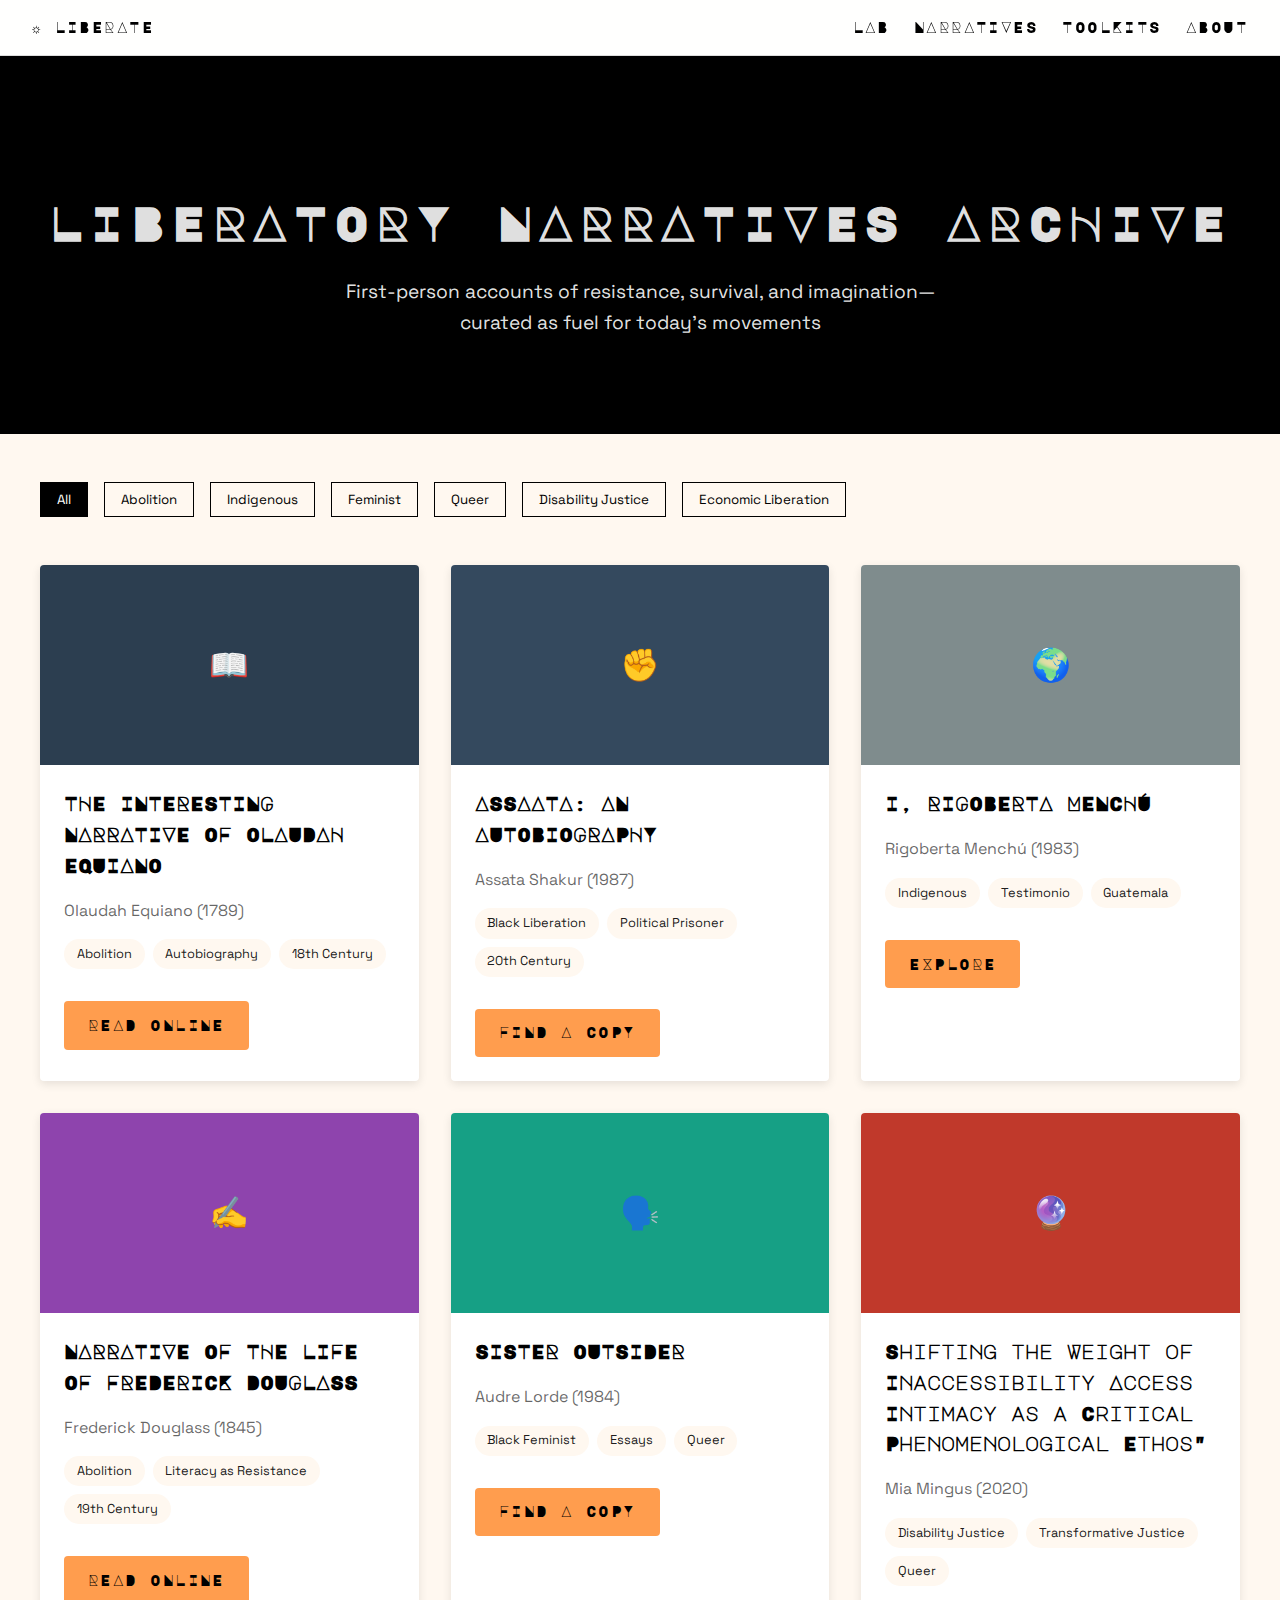
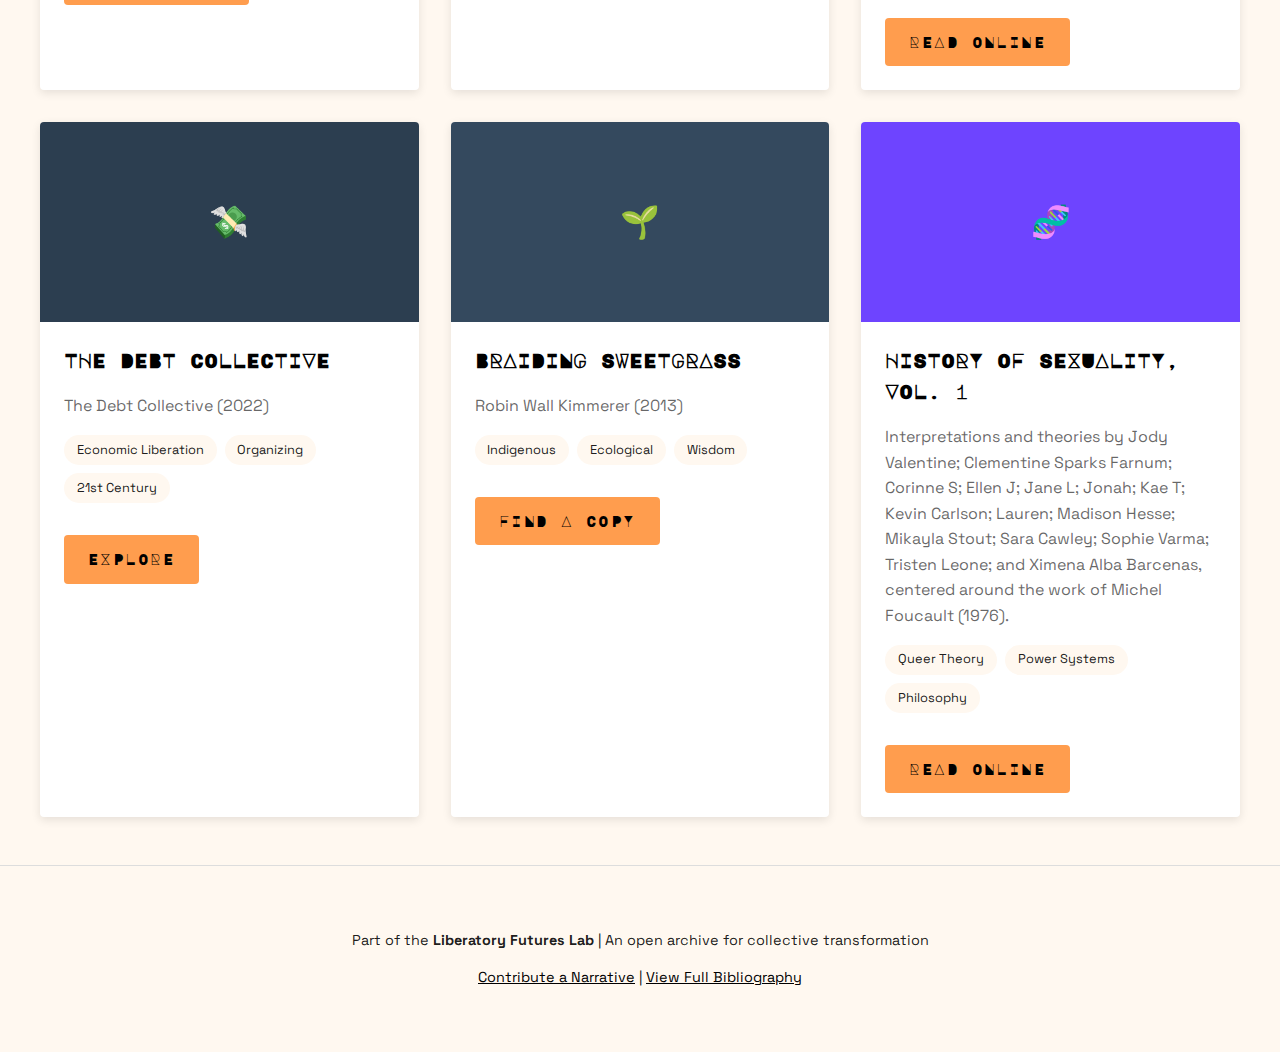
<file: books/index.html>
<!DOCTYPE html>
<html lang="en">
  <head>
    <meta charset="UTF-8" />
    <meta name="viewport" content="width=device-width, initial-scale=1.0" />
    <title>Liberatory Narratives Archive | Liberatory Futures Lab</title>
    <link
      href="https://fonts.googleapis.com/css2?family=Major+Mono+Display&family=Space+Grotesk:wght@300;400;600&display=swap"
      rel="stylesheet"
    />
    <style>
      :root {
        --black: #000000;
        --orange: #ff9d4e;
        --cream: #fff8f0;
        --red: #e54b4b;
        --purple: #6e44ff;
        --teal: #2ec4b6;
        --text-primary: rgba(0, 0, 0, 0.9);
        --text-secondary: rgba(0, 0, 0, 0.6);
        --text-inverse: rgba(255, 255, 255, 0.9);
        --link: var(--orange);
        --link-hover: #ff7b1c;
        --focus-ring: rgba(255, 157, 78, 0.4);
      }

      body {
        font-family: "Space Grotesk", sans-serif;
        line-height: 1.6;
        color: var(--text-primary);
        background: var(--cream);
        margin: 0;
        padding: 0;
      }

      /* Header */
      .navbar {
        position: sticky;
        top: 0;
        background: rgba(255, 255, 255, 0.9);
        backdrop-filter: blur(5px);
        z-index: 100;
        border-bottom: 1px solid #ddd;
        padding: 1rem 2rem;
        display: flex;
        justify-content: space-between;
        align-items: center;
      }

      .nav-links {
        display: flex;
        gap: 1.5rem;
      }

      .nav-link {
        font-family: "Major Mono Display", monospace;
        text-transform: uppercase;
        letter-spacing: 0.1em;
        font-size: 0.9rem;
        color: var(--black);
        text-decoration: none;
      }

      .nav-link:hover {
        color: var(--orange);
      }

      /* Hero Section */
      .hero {
        background: var(--black);
        color: var(--text-inverse);
        padding: 6rem 2rem;
        text-align: center;
      }

      .hero h1 {
        font-family: "Major Mono Display", monospace;
        font-size: 3rem;
        text-transform: uppercase;
        letter-spacing: 0.1em;
        margin-bottom: 1rem;
      }

      .hero p {
        font-size: 1.2rem;
        max-width: 600px;
        margin: 0 auto;
      }

      /* Main Content */
      .container {
        max-width: 1200px;
        margin: 0 auto;
        padding: 3rem 2rem;
      }

      /* Filter Controls */
      .filters {
        display: flex;
        gap: 1rem;
        margin-bottom: 2rem;
        flex-wrap: wrap;
      }

      .filter-btn {
        background: transparent;
        border: 1px solid var(--black);
        padding: 0.5rem 1rem;
        font-family: "Space Grotesk";
        cursor: pointer;
        transition: all 0.3s;
      }

      .filter-btn:hover,
      .filter-btn.active {
        background: var(--black);
        color: white;
      }

      /* Book Grid */
      .book-grid {
        display: grid;
        grid-template-columns: repeat(auto-fill, minmax(280px, 1fr));
        gap: 2rem;
        margin-top: 3rem;
      }

      .book-card {
        background: white;
        border-radius: 4px;
        overflow: hidden;
        box-shadow: 0 3px 10px rgba(0, 0, 0, 0.1);
        transition: all 0.3s;
      }

      .book-card:hover {
        transform: translateY(-5px);
        box-shadow: 0 10px 20px rgba(0, 0, 0, 0.2);
      }

      .book-cover {
        height: 200px;
        background: var(--black);
        display: flex;
        align-items: center;
        justify-content: center;
        color: white;
        font-size: 2rem;
      }

      .book-details {
        padding: 1.5rem;
      }

      .book-title {
        font-family: "Major Mono Display", monospace;
        font-size: 1.2rem;
        margin: 0 0 0.5rem 0;
        color: var(--black);
      }

      .book-author {
        color: var(--text-secondary);
        margin-bottom: 1rem;
      }

      .book-tags {
        display: flex;
        flex-wrap: wrap;
        gap: 0.5rem;
        margin-bottom: 1rem;
      }

      .tag {
        background: var(--cream);
        padding: 0.3rem 0.8rem;
        border-radius: 20px;
        font-size: 0.8rem;
      }

      .btn {
        display: inline-block;
        padding: 0.8rem 1.5rem;
        font-family: "Major Mono Display", monospace;
        text-transform: uppercase;
        letter-spacing: 0.1em;
        font-size: 0.9rem;
        text-decoration: none;
        border-radius: 4px;
        transition: all 0.3s;
        margin-top: 1rem;
      }

      .btn-primary {
        background: var(--orange);
        color: var(--black);
      }

      .btn-primary:hover {
        background: var(--black);
        color: var(--orange);
      }

      /* Footer */
      footer {
        text-align: center;
        padding: 3rem 2rem;
        border-top: 1px solid #ddd;
        font-size: 0.9rem;
      }

      /* Responsive */
      @media (max-width: 768px) {
        .book-grid {
          grid-template-columns: 1fr;
        }

        .hero h1 {
          font-size: 2rem;
        }

        .filters {
          flex-direction: column;
        }
      }
    </style>
  </head>
  <body>
    <header class="navbar">
      <a href="/" class="nav-link">☼ LIBERATE</a>
      <nav class="nav-links">
        <a href="/lab" class="nav-link">LAB</a>
        <a href="/narratives" class="nav-link active">NARRATIVES</a>
        <a href="/toolkits" class="nav-link">TOOLKITS</a>
        <a href="/about" class="nav-link">ABOUT</a>
      </nav>
    </header>

    <section class="hero">
      <h1>LIBERATORY NARRATIVES ARCHIVE</h1>
      <p>
        First-person accounts of resistance, survival, and imagination—curated
        as fuel for today's movements
      </p>
    </section>

    <main class="container">
      <div class="filters">
        <button class="filter-btn active">All</button>
        <button class="filter-btn">Abolition</button>
        <button class="filter-btn">Indigenous</button>
        <button class="filter-btn">Feminist</button>
        <button class="filter-btn">Queer</button>
        <button class="filter-btn">Disability Justice</button>
        <button class="filter-btn">Economic Liberation</button>
      </div>

      <div class="book-grid">
        <!-- Book 1 -->
        <div class="book-card">
          <div class="book-cover" style="background-color: #2c3e50">📖</div>
          <div class="book-details">
            <h3 class="book-title">
              THE INTERESTING NARRATIVE OF OLAUDAH EQUIANO
            </h3>
            <p class="book-author">Olaudah Equiano (1789)</p>
            <div class="book-tags">
              <span class="tag">Abolition</span>
              <span class="tag">Autobiography</span>
              <span class="tag">18th Century</span>
            </div>
            <a
              href="https://www.gutenberg.org/files/15399/15399-h/15399-h.htm"
              class="btn btn-primary"
              >Read Online</a
            >
          </div>
        </div>

        <!-- Book 2 -->
        <div class="book-card">
          <div class="book-cover" style="background-color: #34495e">✊</div>
          <div class="book-details">
            <h3 class="book-title">ASSAATA: AN AUTOBIOGRAPHY</h3>
            <p class="book-author">Assata Shakur (1987)</p>
            <div class="book-tags">
              <span class="tag">Black Liberation</span>
              <span class="tag">Political Prisoner</span>
              <span class="tag">20th Century</span>
            </div>
            <a
              href="https://files.libcom.org/files/assataauto.pdf"
              class="btn btn-primary"
              >Find a Copy</a
            >
          </div>
        </div>

        <!-- Book 3 -->
        <div class="book-card">
          <div class="book-cover" style="background-color: #7f8c8d">🌍</div>
          <div class="book-details">
            <h3 class="book-title">I, RIGOBERTA MENCHÚ</h3>
            <p class="book-author">Rigoberta Menchú (1983)</p>
            <div class="book-tags">
              <span class="tag">Indigenous</span>
              <span class="tag">Testimonio</span>
              <span class="tag">Guatemala</span>
            </div>
            <a
              href="https://archive.org/details/irigobertamenchu0000menc/mode/2up"
              class="btn btn-primary"
              >Explore</a
            >
          </div>
        </div>

        <!-- Book 4 -->
        <div class="book-card">
          <div class="book-cover" style="background-color: #8e44ad">✍️</div>
          <div class="book-details">
            <h3 class="book-title">
              NARRATIVE OF THE LIFE OF FREDERICK DOUGLASS
            </h3>
            <p class="book-author">Frederick Douglass (1845)</p>
            <div class="book-tags">
              <span class="tag">Abolition</span>
              <span class="tag">Literacy as Resistance</span>
              <span class="tag">19th Century</span>
            </div>
            <a
              href="https://gutenberg.org/files/23/23-h/23-h.htm"
              class="btn btn-primary"
              >Read Online</a
            >
          </div>
        </div>

        <!-- Book 5 -->
        <div class="book-card">
          <div class="book-cover" style="background-color: #16a085">🗣️</div>
          <div class="book-details">
            <h3 class="book-title">SISTER OUTSIDER</h3>
            <p class="book-author">Audre Lorde (1984)</p>
            <div class="book-tags">
              <span class="tag">Black Feminist</span>
              <span class="tag">Essays</span>
              <span class="tag">Queer</span>
            </div>
            <a
              href="https://archive.org/details/lorde-audre-sister-outsider/mode/2up"
              class="btn btn-primary"
              >Find a Copy</a
            >
          </div>
        </div>

        <!-- Book 6 -->
        <div class="book-card">
          <div class="book-cover" style="background-color: #c0392b">🔮</div>
          <div class="book-details">
            <h3 class="book-title">
              Shifting the Weight of Inaccessibility Access<br>Intimacy as a Critical Phenomenological Ethos"
            </h3>
            <p class="book-author">Mia Mingus (2020)</p>
            <div class="book-tags">
              <span class="tag">Disability Justice</span>
              <span class="tag">Transformative Justice</span>
              <span class="tag">Queer</span>
            </div>
            <a
              href="https://www.researchgate.net/publication/346622969_Shifting_the_Weight_of_Inaccessibility_Access_Intimacy_as_a_Critical_Phenomenological_Ethos"
              class="btn btn-primary"
              >Read Online</a
            >
          </div>
        </div>

        <!-- Book 7 -->
        <div class="book-card">
          <div class="book-cover" style="background-color: #2c3e50">💸</div>
          <div class="book-details">
            <h3 class="book-title">THE DEBT COLLECTIVE</h3>
            <p class="book-author">The Debt Collective (2022)</p>
            <div class="book-tags">
              <span class="tag">Economic Liberation</span>
              <span class="tag">Organizing</span>
              <span class="tag">21st Century</span>
            </div>
            <a href="https://oceanofpdf.com/authors/debt-collective/pdf-epub-cant-pay-wont-pay-the-case-for-economic-disobedience-and-debt-abolition-download/" class="btn btn-primary">Explore</a>
          </div>
        </div>

        <!-- Book 8 -->
        <div class="book-card">
          <div class="book-cover" style="background-color: #34495e">🌱</div>
          <div class="book-details">
            <h3 class="book-title">BRAIDING SWEETGRASS</h3>
            <p class="book-author">Robin Wall Kimmerer (2013)</p>
            <div class="book-tags">
              <span class="tag">Indigenous</span>
              <span class="tag">Ecological</span>
              <span class="tag">Wisdom</span>
            </div>
            <a href="#" class="btn btn-primary">Find a Copy</a>
          </div>
        </div>
        
        
        
<!-- Book 9 - History of Sexuality -->
<div class="book-card">
    <div class="book-cover" style="background-color: #6E44FF;">🧬</div>
    <div class="book-details">
        <h3 class="book-title">HISTORY OF SEXUALITY, VOL. 1</h3>
        <p class="book-author">Interpretations and theories by Jody Valentine; Clementine Sparks Farnum; Corinne S; Ellen J; Jane L; Jonah; Kae T; Kevin Carlson; Lauren; Madison Hesse; Mikayla Stout; Sara Cawley; Sophie Varma; Tristen Leone; and Ximena Alba Barcenas, centered around the work of Michel Foucault (1976). </p>
        <div class="book-tags">
            <span class="tag">Queer Theory</span>
            <span class="tag">Power Systems</span>
            <span class="tag">Philosophy</span>
        </div>
        <a href="https://pressbooks.claremont.edu/historyofsexuality/" class="btn btn-primary">Read Online</a>
    </div>
</div>
        
        
        
        
        
        

      </div>
      
      
    </main>
    
    
    
    
    
    
    

    <footer>
      <p>
        Part of the <strong>Liberatory Futures Lab</strong> | An open archive
        for collective transformation
      </p>
      <p>
        <a href="#" style="color: var(--black)">Contribute a Narrative</a> |
        <a href="#" style="color: var(--black)">View Full Bibliography</a>
      </p>
    </footer>

    <script>
      // Simple filter functionality
      document.querySelectorAll(".filter-btn").forEach((btn) => {
        btn.addEventListener("click", () => {
          document
            .querySelector(".filter-btn.active")
            .classList.remove("active");
          btn.classList.add("active");
          // In a real implementation, this would filter the book cards
        });
      });
    </script>
  </body>
</html>
</file>
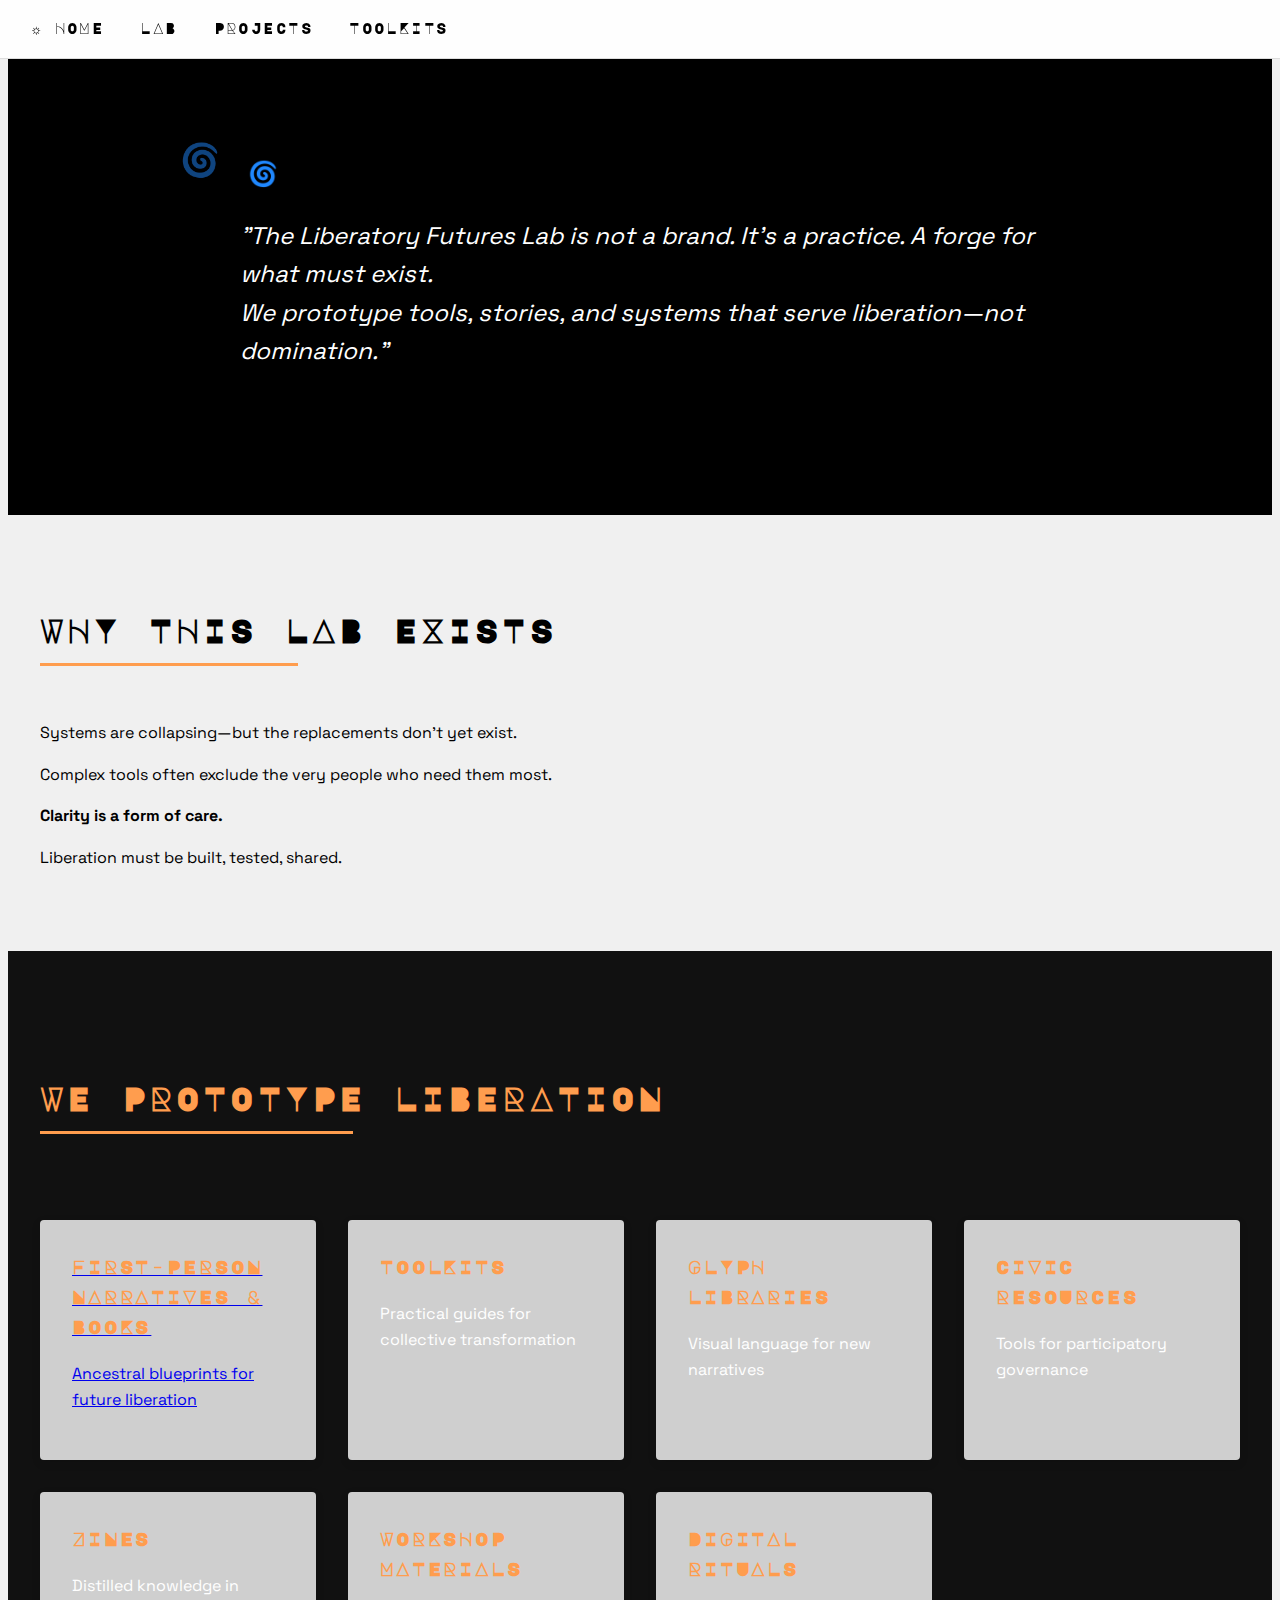
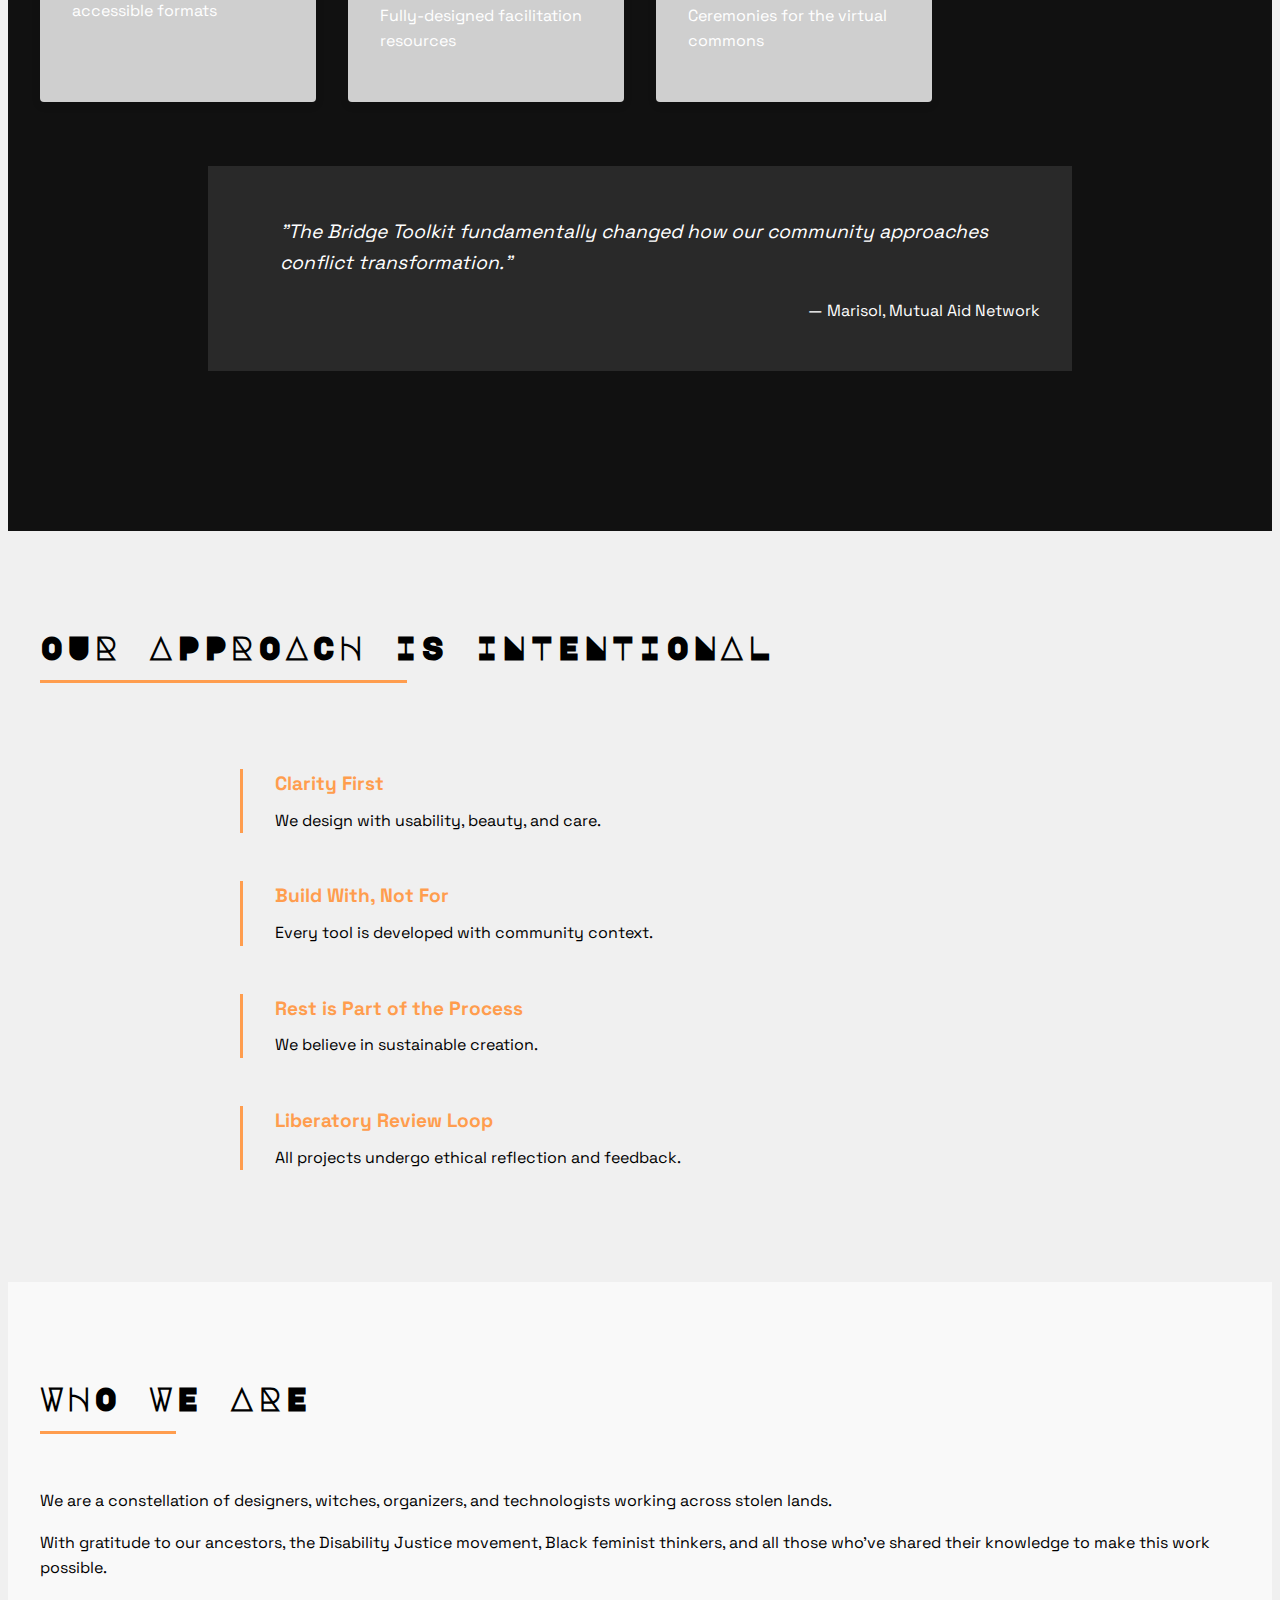
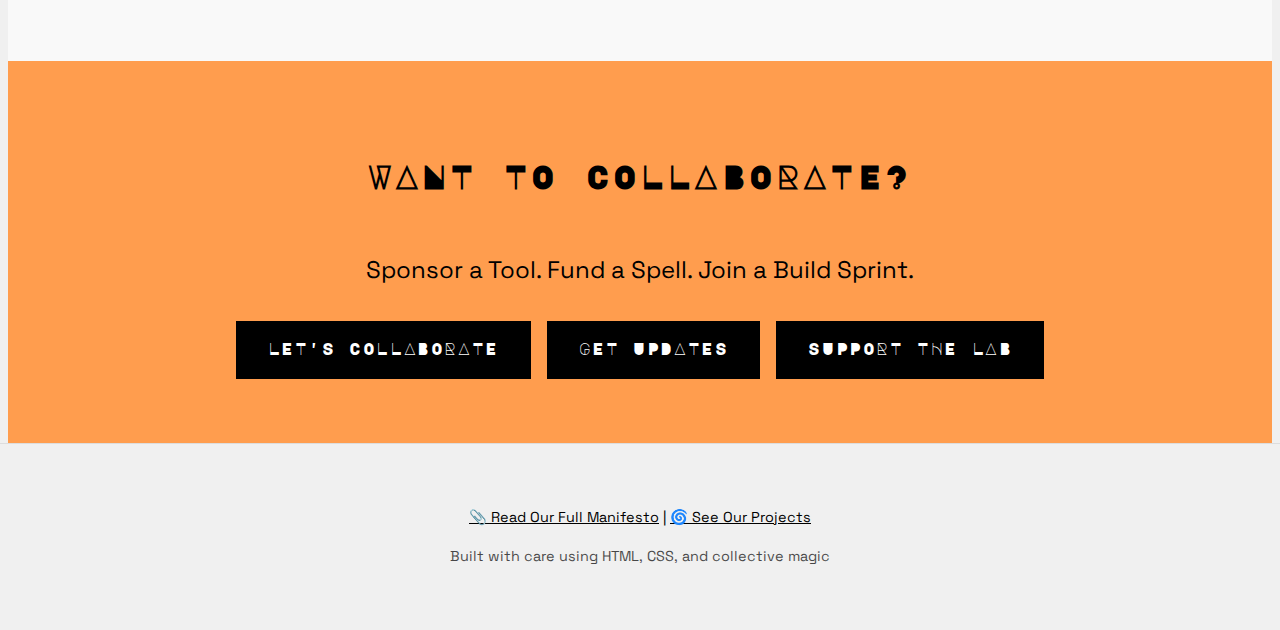
<file: lab/index.html>
<!DOCTYPE html>
<html lang="en">
<head>
    <meta charset="UTF-8">
    <meta name="viewport" content="width=device-width, initial-scale=1.0">
    <title>Lab • Liberatory Futures</title>
    <link href="https://fonts.googleapis.com/css2?family=Major+Mono+Display&family=Space+Grotesk:wght@300;400;600&display=swap" rel="stylesheet">
    <style>
        :root {
            --primary: #000;
            --secondary: #FF9D4E;
            --bg: #f0f0f0;
            --card-bg: rgba(255,255,255,0.8);
        }
        
        body {
            background: var(--bg);
            margin: 0;
            font-family: 'Space Grotesk', sans-serif;
            color: var(--primary);
            line-height: 1.6;
            overflow-x: hidden;
        }
        
        /* Header/Nav */
        .sticky-bar {
            position: sticky;
            top: 0;
            padding: 1rem 2rem;
            background: rgba(255,255,255,0.9);
            backdrop-filter: blur(5px);
            z-index: 100;
            border-bottom: 1px solid #ddd;
            font-family: 'Major Mono Display', monospace;
        }
        
        .sticky-bar a {
            color: var(--primary);
            margin-right: 1.5rem;
            font-size: 0.9rem;
            text-transform: uppercase;
            letter-spacing: 0.1em;
            text-decoration: none;
        }
        
        /* Sections */
        section {
            padding: 4rem 2rem;
            max-width: 1200px;
            margin: 0 auto;
        }
        
        .full-bleed {
            padding: 6rem 2rem;
            background: var(--primary);
            color: white;
        }
        
        h1, h2, h3 {
            font-family: 'Major Mono Display', monospace;
            text-transform: uppercase;
            letter-spacing: 0.1em;
        }
        
        h1 {
            font-size: 3rem;
            margin-bottom: 2rem;
            line-height: 1.2;
        }
        
        h2 {
            font-size: 2rem;
            margin-bottom: 3rem;
            position: relative;
            display: inline-block;
        }
        
        h2:after {
            content: "";
            position: absolute;
            bottom: -10px;
            left: 0;
            width: 50%;
            height: 3px;
            background: var(--secondary);
        }
        
        /* Intro Section */
        .intro-statement {
            font-size: 1.5rem;
            max-width: 800px;
            margin: 0 auto 3rem;
            position: relative;
        }
        
        .intro-statement:before {
            content: "🌀";
            position: absolute;
            left: -60px;
            top: -20px;
            font-size: 2rem;
            opacity: 0.5;
        }
        
        /* Cards Grid */
        .card-grid {
            display: grid;
            grid-template-columns: repeat(auto-fill, minmax(250px, 1fr));
            gap: 2rem;
            margin: 3rem 0;
        }
        
        .card {
            background: var(--card-bg);
            padding: 2rem;
            border-radius: 4px;
            box-shadow: 0 3px 10px rgba(0,0,0,0.1);
            transition: transform 0.3s;
        }
        
        .card:hover {
            transform: translateY(-5px);
        }
        
        .card h3 {
            color: var(--secondary);
            margin-top: 0;
        }
        
        /* Values List */
        .values-list {
            list-style: none;
            padding: 0;
            max-width: 800px;
            margin: 3rem auto;
        }
        
        .values-list li {
            margin-bottom: 3rem;
            padding-left: 2rem;
            border-left: 3px solid var(--secondary);
        }
        
        .values-list strong {
            display: block;
            font-size: 1.2rem;
            margin-bottom: 0.5rem;
            color: var(--secondary);
        }
        
        /* CTA Section */
        .cta-block {
            text-align: center;
            padding: 4rem 2rem;
            background: var(--secondary);
            color: var(--primary);
        }
        
        .cta-buttons {
            display: flex;
            gap: 1rem;
            justify-content: center;
            margin-top: 2rem;
        }
        
        .cta-buttons a {
            display: inline-block;
            padding: 1rem 2rem;
            background: var(--primary);
            color: white;
            text-decoration: none;
            font-family: 'Major Mono Display', monospace;
            text-transform: uppercase;
            letter-spacing: 0.1em;
            transition: all 0.3s;
        }
        
        .cta-buttons a:hover {
            background: white;
            color: var(--primary);
        }
        
        /* Footer */
        footer {
            padding: 3rem 2rem;
            text-align: center;
            font-size: 0.9rem;
            border-top: 1px solid #ddd;
        }
        
        /* Animations */
        @keyframes float {
            0%, 100% { transform: translateY(0); }
            50% { transform: translateY(-10px); }
        }
        
        .floating-glyph {
            animation: float 3s ease-in-out infinite;
            display: inline-block;
            margin: 0 0.5rem;
        }
        
        /* Responsive */
        @media (max-width: 768px) {
            h1 {
                font-size: 2rem;
            }
            
            .card-grid {
                grid-template-columns: 1fr;
            }
            
            .cta-buttons {
                flex-direction: column;
            }
        }
    </style>
</head>
<body>
    <header class="sticky-bar">
        <nav>
            <a href="/liberate">☼ HOME</a>
            <a href="/liberate/lab.html" class="active">LAB</a>
            <a href="/projects">PROJECTS</a>
            <a href="/toolkits">TOOLKITS</a>
        </nav>
    </header>

    <main>
        <!-- 1. Intro Statement -->
        <section class="full-bleed">
            <div class="intro-statement">
                <span class="floating-glyph">🌀</span> 
                <p><em>"The Liberatory Futures Lab is not a brand. It's a practice. A forge for what must exist.<br>
                We prototype tools, stories, and systems that serve liberation—not domination."</em></p>
            </div>
        </section>

        <!-- 2. Our Why -->
        <section>
            <h2>Why This Lab Exists</h2>
            <div class="columns">
                <p>Systems are collapsing—but the replacements don't yet exist.</p>
                <p>Complex tools often exclude the very people who need them most.</p>
                <p><strong>Clarity is a form of care.</strong></p>
                <p>Liberation must be built, tested, shared.</p>
            </div>
            
            <!-- Visual Option: Add your "anatomy of a broken system" graphic here -->
        </section>

        <!-- 3. What We Build -->
        <section class="full-bleed" style="background: #111;">
            <h2 style="color: var(--secondary);">We Prototype Liberation</h2>
            
         <div class="card-grid">
                <a href="books/index.html" ><div class="card">
                    <h3>First-Person Narratives &amp Books</h3>
                    <p>Ancestral blueprints for future liberation</p>
                </div> </a> 
              
                <div class="card">
                    <h3>Toolkits</h3>
                    <p>Practical guides for collective transformation</p>
                </div>
                <div class="card">
                    <h3>Glyph Libraries</h3>
                    <p>Visual language for new narratives</p>
                </div>
                <div class="card">
                    <h3>Civic Resources</h3>
                    <p>Tools for participatory governance</p>
                </div>
                <div class="card">
                    <h3>Zines</h3>
                    <p>Distilled knowledge in accessible formats</p>
                </div>
                <div class="card">
                    <h3>Workshop Materials</h3>
                    <p>Fully-designed facilitation resources</p>
                </div>
                <div class="card">
                    <h3>Digital Rituals</h3>
                    <p>Ceremonies for the virtual commons</p>
                </div>
            </div>
            
            <!-- Featured Project -->
            <div style="max-width: 800px; margin: 4rem auto; padding: 2rem; background: rgba(255,255,255,0.1);">
                <blockquote style="font-style: italic; font-size: 1.2rem;">
                    "The Bridge Toolkit fundamentally changed how our community approaches conflict transformation."
                </blockquote>
                <p style="text-align: right;">— Marisol, Mutual Aid Network</p>
            </div>
        </section>

        <!-- 4. How We Work -->
        <section>
            <h2>Our Approach Is Intentional</h2>
            
            <ul class="values-list">
                <li>
                    <strong>Clarity First</strong>
                    We design with usability, beauty, and care.
                </li>
                <li>
                    <strong>Build With, Not For</strong>
                    Every tool is developed with community context.
                </li>
                <li>
                    <strong>Rest is Part of the Process</strong>
                    We believe in sustainable creation.
                </li>
                <li>
                    <strong>Liberatory Review Loop</strong>
                    All projects undergo ethical reflection and feedback.
                </li>
            </ul>
            
            <!-- Workflow diagram would go here -->
        </section>

        <!-- 5. Who's In the Lab -->
        <section style="background: #f9f9f9;">
            <h2>Who We Are</h2>
            
            <p>We are a constellation of designers, witches, organizers, and technologists working across stolen lands.</p>
            
            <p>With gratitude to our ancestors, the Disability Justice movement, Black feminist thinkers, 
            and all those who've shared their knowledge to make this work possible.</p>
            
            <!-- Avatar grid would go here -->
        </section>

        <!-- 6. CTA Section -->
        <section class="cta-block">
            <h2 style="color: var(--primary);">Want to Collaborate?</h2>
            <p style="font-size: 1.5rem; max-width: 600px; margin: 0 auto;">
                Sponsor a Tool. Fund a Spell. Join a Build Sprint.
            </p>
            
            <div class="cta-buttons">
                <a href="/join">Let's Collaborate</a>
                <a href="/signal">Get Updates</a>
                <a href="/support">Support the Lab</a>
            </div>
        </section>
    </main>

    <!-- 7. Footer -->
    <footer>
        <p>
            <a href="manifesto.html" style="color: var(--primary);">📎 Read Our Full Manifesto</a> | 
            <a href="/projects" style="color: var(--primary);">🌀 See Our Projects</a>
        </p>
        <p style="opacity: 0.7; margin-top: 1rem;">Built with care using HTML, CSS, and collective magic</p>
    </footer>
</body>
</html>
</file>
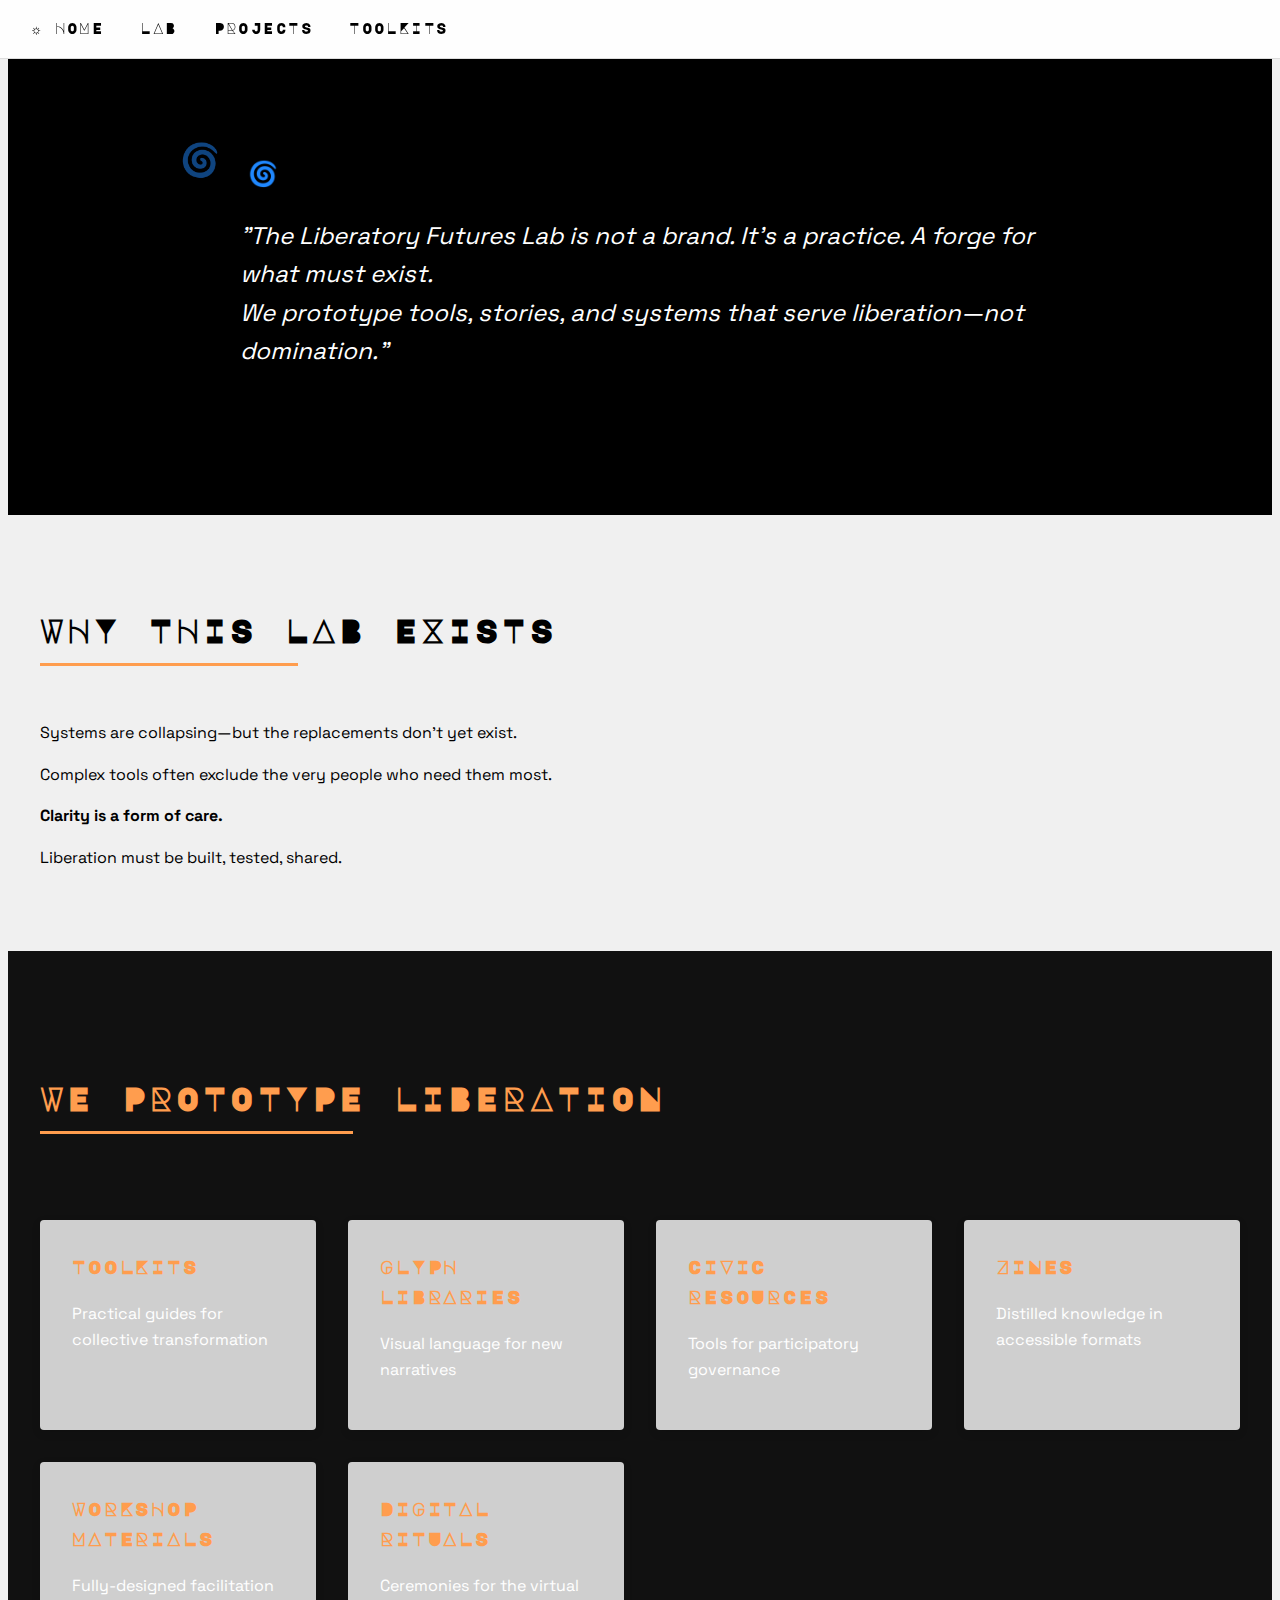
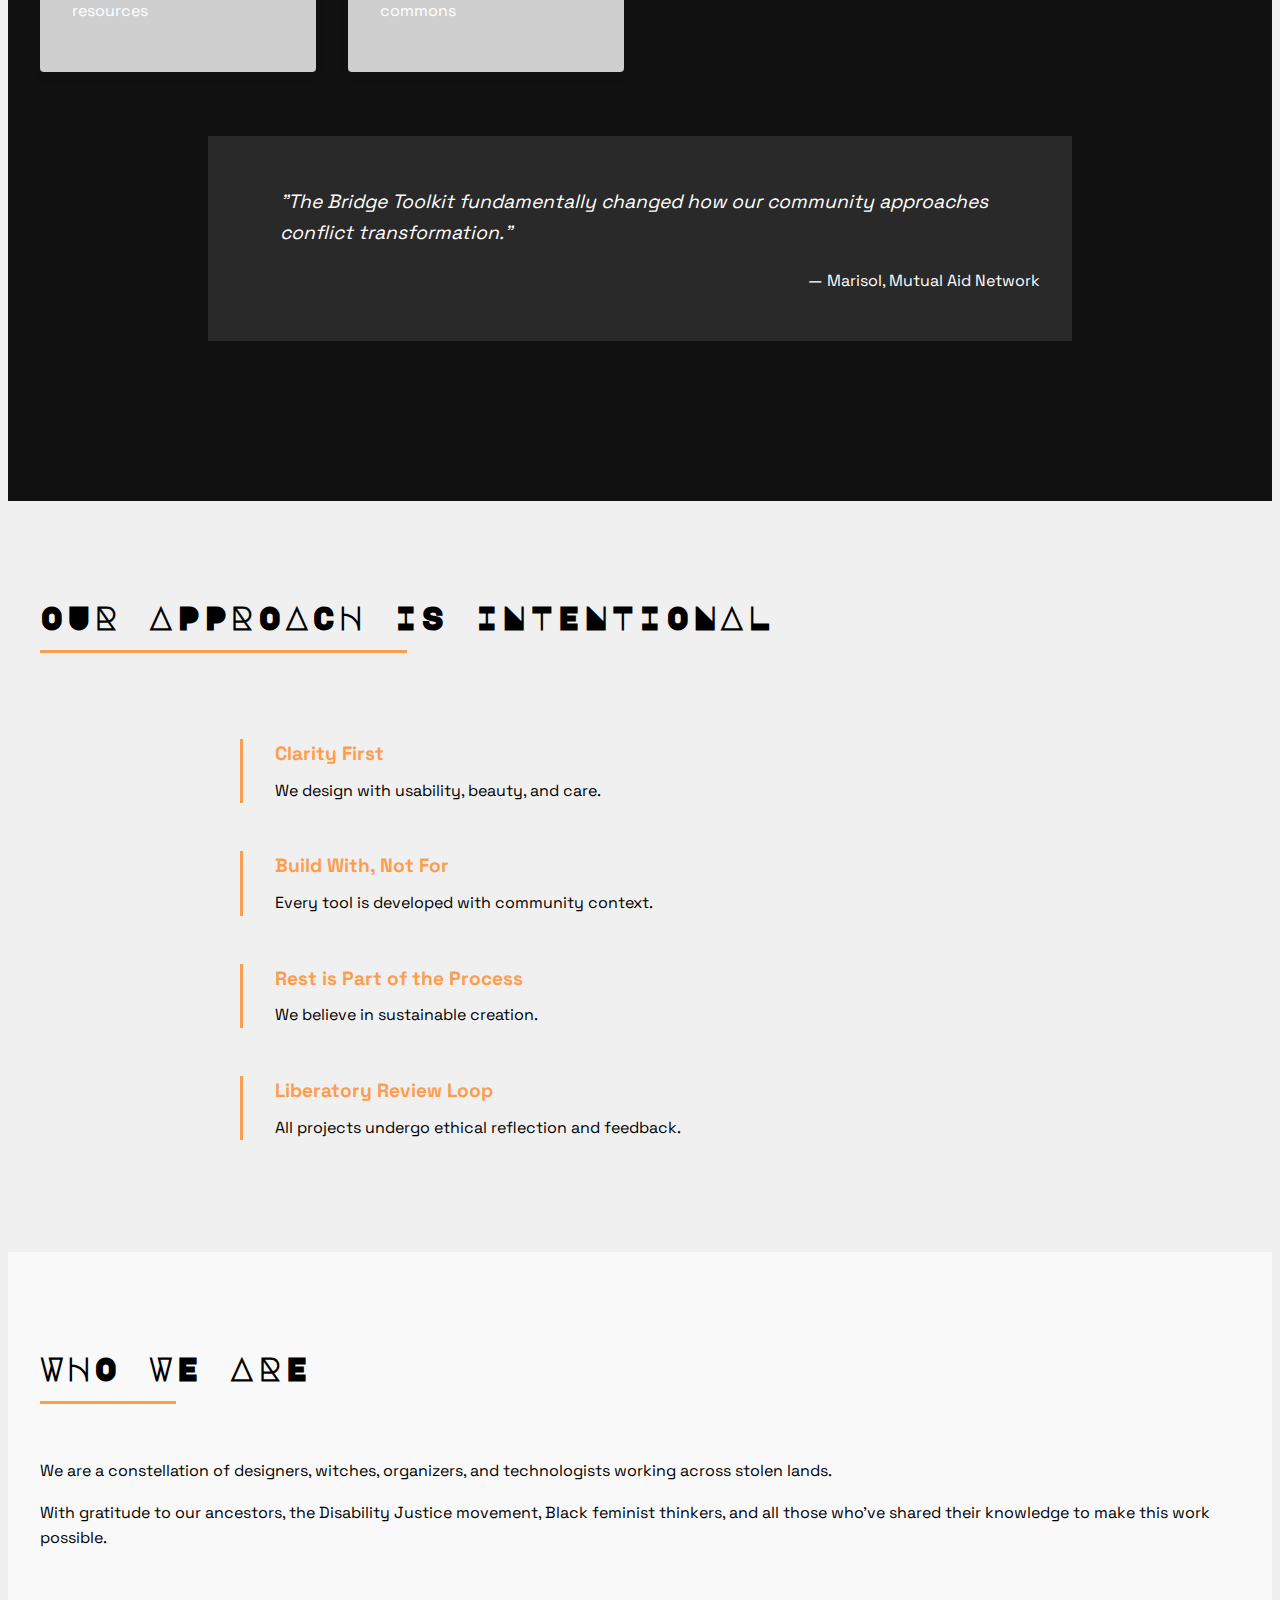
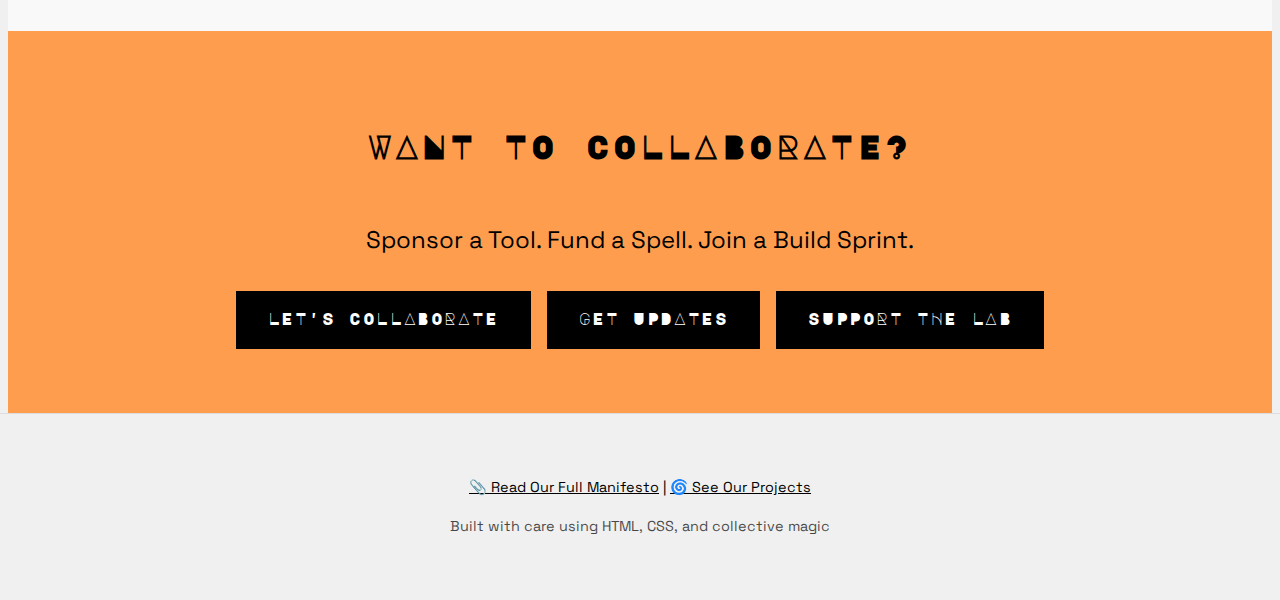
<file: lab.html>
<!DOCTYPE html>
<html lang="en">
<head>
    <meta charset="UTF-8">
    <meta name="viewport" content="width=device-width, initial-scale=1.0">
    <title>Lab • Liberatory Futures</title>
    <link href="https://fonts.googleapis.com/css2?family=Major+Mono+Display&family=Space+Grotesk:wght@300;400;600&display=swap" rel="stylesheet">
    <style>
        :root {
            --primary: #000;
            --secondary: #FF9D4E;
            --bg: #f0f0f0;
            --card-bg: rgba(255,255,255,0.8);
        }
        
        body {
            background: var(--bg);
            margin: 0;
            font-family: 'Space Grotesk', sans-serif;
            color: var(--primary);
            line-height: 1.6;
            overflow-x: hidden;
        }
        
        /* Header/Nav */
        .sticky-bar {
            position: sticky;
            top: 0;
            padding: 1rem 2rem;
            background: rgba(255,255,255,0.9);
            backdrop-filter: blur(5px);
            z-index: 100;
            border-bottom: 1px solid #ddd;
            font-family: 'Major Mono Display', monospace;
        }
        
        .sticky-bar a {
            color: var(--primary);
            margin-right: 1.5rem;
            font-size: 0.9rem;
            text-transform: uppercase;
            letter-spacing: 0.1em;
            text-decoration: none;
        }
        
        /* Sections */
        section {
            padding: 4rem 2rem;
            max-width: 1200px;
            margin: 0 auto;
        }
        
        .full-bleed {
            padding: 6rem 2rem;
            background: var(--primary);
            color: white;
        }
        
        h1, h2, h3 {
            font-family: 'Major Mono Display', monospace;
            text-transform: uppercase;
            letter-spacing: 0.1em;
        }
        
        h1 {
            font-size: 3rem;
            margin-bottom: 2rem;
            line-height: 1.2;
        }
        
        h2 {
            font-size: 2rem;
            margin-bottom: 3rem;
            position: relative;
            display: inline-block;
        }
        
        h2:after {
            content: "";
            position: absolute;
            bottom: -10px;
            left: 0;
            width: 50%;
            height: 3px;
            background: var(--secondary);
        }
        
        /* Intro Section */
        .intro-statement {
            font-size: 1.5rem;
            max-width: 800px;
            margin: 0 auto 3rem;
            position: relative;
        }
        
        .intro-statement:before {
            content: "🌀";
            position: absolute;
            left: -60px;
            top: -20px;
            font-size: 2rem;
            opacity: 0.5;
        }
        
        /* Cards Grid */
        .card-grid {
            display: grid;
            grid-template-columns: repeat(auto-fill, minmax(250px, 1fr));
            gap: 2rem;
            margin: 3rem 0;
        }
        
        .card {
            background: var(--card-bg);
            padding: 2rem;
            border-radius: 4px;
            box-shadow: 0 3px 10px rgba(0,0,0,0.1);
            transition: transform 0.3s;
        }
        
        .card:hover {
            transform: translateY(-5px);
        }
        
        .card h3 {
            color: var(--secondary);
            margin-top: 0;
        }
        
        /* Values List */
        .values-list {
            list-style: none;
            padding: 0;
            max-width: 800px;
            margin: 3rem auto;
        }
        
        .values-list li {
            margin-bottom: 3rem;
            padding-left: 2rem;
            border-left: 3px solid var(--secondary);
        }
        
        .values-list strong {
            display: block;
            font-size: 1.2rem;
            margin-bottom: 0.5rem;
            color: var(--secondary);
        }
        
        /* CTA Section */
        .cta-block {
            text-align: center;
            padding: 4rem 2rem;
            background: var(--secondary);
            color: var(--primary);
        }
        
        .cta-buttons {
            display: flex;
            gap: 1rem;
            justify-content: center;
            margin-top: 2rem;
        }
        
        .cta-buttons a {
            display: inline-block;
            padding: 1rem 2rem;
            background: var(--primary);
            color: white;
            text-decoration: none;
            font-family: 'Major Mono Display', monospace;
            text-transform: uppercase;
            letter-spacing: 0.1em;
            transition: all 0.3s;
        }
        
        .cta-buttons a:hover {
            background: white;
            color: var(--primary);
        }
        
        /* Footer */
        footer {
            padding: 3rem 2rem;
            text-align: center;
            font-size: 0.9rem;
            border-top: 1px solid #ddd;
        }
        
        /* Animations */
        @keyframes float {
            0%, 100% { transform: translateY(0); }
            50% { transform: translateY(-10px); }
        }
        
        .floating-glyph {
            animation: float 3s ease-in-out infinite;
            display: inline-block;
            margin: 0 0.5rem;
        }
        
        /* Responsive */
        @media (max-width: 768px) {
            h1 {
                font-size: 2rem;
            }
            
            .card-grid {
                grid-template-columns: 1fr;
            }
            
            .cta-buttons {
                flex-direction: column;
            }
        }
    </style>
</head>
<body>
    <header class="sticky-bar">
        <nav>
            <a href="/liberate">☼ HOME</a>
            <a href="/liberate/lab.html" class="active">LAB</a>
            <a href="/projects">PROJECTS</a>
            <a href="/toolkits">TOOLKITS</a>
        </nav>
    </header>

    <main>
        <!-- 1. Intro Statement -->
        <section class="full-bleed">
            <div class="intro-statement">
                <span class="floating-glyph">🌀</span> 
                <p><em>"The Liberatory Futures Lab is not a brand. It's a practice. A forge for what must exist.<br>
                We prototype tools, stories, and systems that serve liberation—not domination."</em></p>
            </div>
        </section>

        <!-- 2. Our Why -->
        <section>
            <h2>Why This Lab Exists</h2>
            <div class="columns">
                <p>Systems are collapsing—but the replacements don't yet exist.</p>
                <p>Complex tools often exclude the very people who need them most.</p>
                <p><strong>Clarity is a form of care.</strong></p>
                <p>Liberation must be built, tested, shared.</p>
            </div>
            
            <!-- Visual Option: Add your "anatomy of a broken system" graphic here -->
        </section>

        <!-- 3. What We Build -->
        <section class="full-bleed" style="background: #111;">
            <h2 style="color: var(--secondary);">We Prototype Liberation</h2>
            
            <div class="card-grid">
                <div class="card">
                    <h3>Toolkits</h3>
                    <p>Practical guides for collective transformation</p>
                </div>
                <div class="card">
                    <h3>Glyph Libraries</h3>
                    <p>Visual language for new narratives</p>
                </div>
                <div class="card">
                    <h3>Civic Resources</h3>
                    <p>Tools for participatory governance</p>
                </div>
                <div class="card">
                    <h3>Zines</h3>
                    <p>Distilled knowledge in accessible formats</p>
                </div>
                <div class="card">
                    <h3>Workshop Materials</h3>
                    <p>Fully-designed facilitation resources</p>
                </div>
                <div class="card">
                    <h3>Digital Rituals</h3>
                    <p>Ceremonies for the virtual commons</p>
                </div>
            </div>
            
            <!-- Featured Project -->
            <div style="max-width: 800px; margin: 4rem auto; padding: 2rem; background: rgba(255,255,255,0.1);">
                <blockquote style="font-style: italic; font-size: 1.2rem;">
                    "The Bridge Toolkit fundamentally changed how our community approaches conflict transformation."
                </blockquote>
                <p style="text-align: right;">— Marisol, Mutual Aid Network</p>
            </div>
        </section>

        <!-- 4. How We Work -->
        <section>
            <h2>Our Approach Is Intentional</h2>
            
            <ul class="values-list">
                <li>
                    <strong>Clarity First</strong>
                    We design with usability, beauty, and care.
                </li>
                <li>
                    <strong>Build With, Not For</strong>
                    Every tool is developed with community context.
                </li>
                <li>
                    <strong>Rest is Part of the Process</strong>
                    We believe in sustainable creation.
                </li>
                <li>
                    <strong>Liberatory Review Loop</strong>
                    All projects undergo ethical reflection and feedback.
                </li>
            </ul>
            
            <!-- Workflow diagram would go here -->
        </section>

        <!-- 5. Who's In the Lab -->
        <section style="background: #f9f9f9;">
            <h2>Who We Are</h2>
            
            <p>We are a constellation of designers, witches, organizers, and technologists working across stolen lands.</p>
            
            <p>With gratitude to our ancestors, the Disability Justice movement, Black feminist thinkers, 
            and all those who've shared their knowledge to make this work possible.</p>
            
            <!-- Avatar grid would go here -->
        </section>

        <!-- 6. CTA Section -->
        <section class="cta-block">
            <h2 style="color: var(--primary);">Want to Collaborate?</h2>
            <p style="font-size: 1.5rem; max-width: 600px; margin: 0 auto;">
                Sponsor a Tool. Fund a Spell. Join a Build Sprint.
            </p>
            
            <div class="cta-buttons">
                <a href="/join">Let's Collaborate</a>
                <a href="/signal">Get Updates</a>
                <a href="/support">Support the Lab</a>
            </div>
        </section>
    </main>

    <!-- 7. Footer -->
    <footer>
        <p>
            <a href="/manifesto.pdf" style="color: var(--primary);">📎 Read Our Full Manifesto</a> | 
            <a href="/projects" style="color: var(--primary);">🌀 See Our Projects</a>
        </p>
        <p style="opacity: 0.7; margin-top: 1rem;">Built with care using HTML, CSS, and collective magic</p>
    </footer>
</body>
</html>
</file>
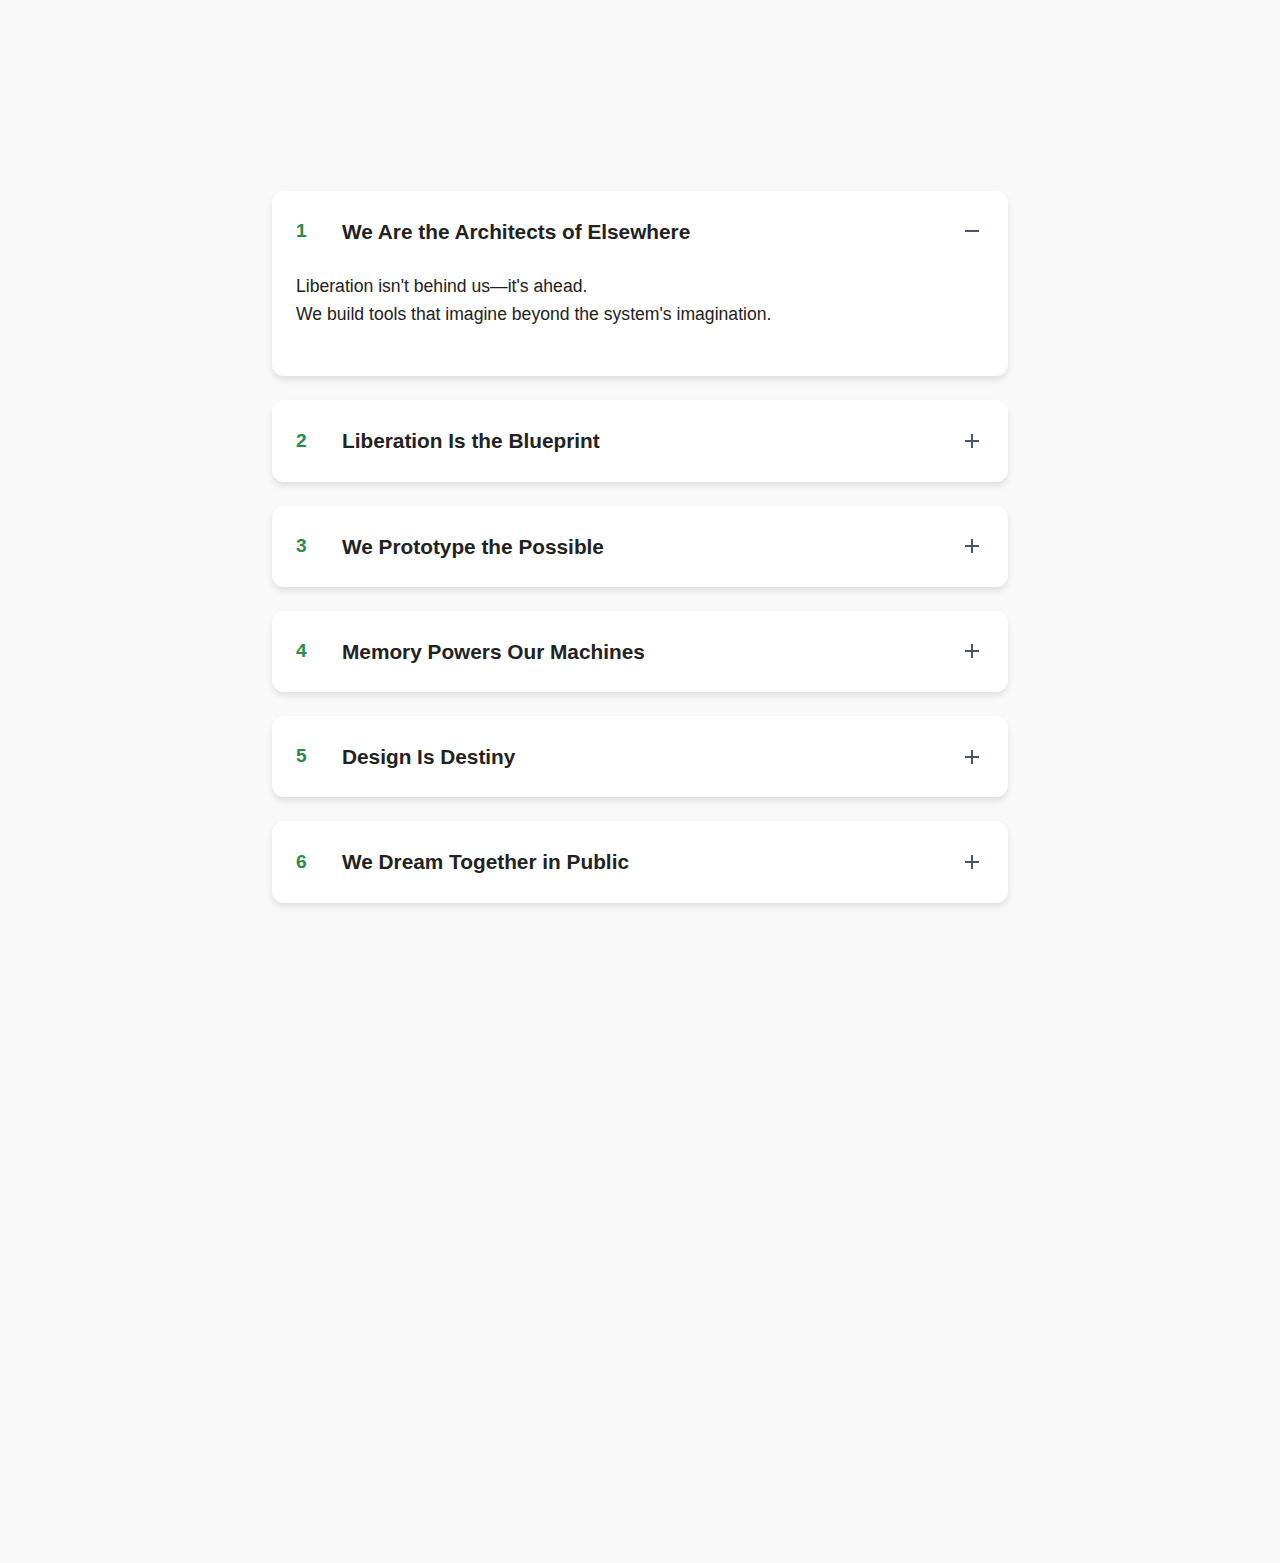
<file: manifesto.html>
<!DOCTYPE html>
<html lang="en">
<head>
    <meta charset="UTF-8">
    <meta name="viewport" content="width=device-width, initial-scale=1.0">
    <title>Liberatory Technology Manifesto</title>
    <style>
        :root {
            --bg: #111;
            --text: #f0f0f0;
            --accent: #7ae582;
            --secondary: #c1cad6;
            --card-bg: #1e1e1e;
            --transition: all 0.3s ease;
        }

        @media (prefers-color-scheme: light) {
            :root {
                --bg: #f9f9f9;
                --text: #222;
                --accent: #2a8c4a;
                --secondary: #4a5568;
                --card-bg: #fff;
            }
        }

        * {
            margin: 0;
            padding: 0;
            box-sizing: border-box;
        }

        body {
            font-family: 'SF Pro Text', -apple-system, BlinkMacSystemFont, 'Segoe UI', Roboto, Oxygen, Ubuntu, Cantarell, sans-serif;
            background-color: var(--bg);
            color: var(--text);
            line-height: 1.6;
            padding: 2rem;
            max-width: 800px;
            margin: 0 auto;
        }

        header {
            text-align: center;
            margin-bottom: 3rem;
            opacity: 0;
            animation: fadeIn 1s ease forwards;
        }

        h1 {
            font-size: 2.5rem;
            margin-bottom: 1rem;
            font-weight: 700;
            background: linear-gradient(45deg, var(--accent), #5bc0be);
            -webkit-background-clip: text;
            background-clip: text;
            color: transparent;
        }

        .subtitle {
            font-style: italic;
            color: var(--secondary);
            margin-bottom: 2rem;
            font-size: 1.2rem;
        }

        .manifesto-item {
            background: var(--card-bg);
            border-radius: 12px;
            margin-bottom: 1.5rem;
            overflow: hidden;
            box-shadow: 0 4px 6px rgba(0, 0, 0, 0.1);
            opacity: 0;
            transform: translateY(20px);
            transition: var(--transition);
        }

        .manifesto-item.visible {
            opacity: 1;
            transform: translateY(0);
        }

        .item-header {
            padding: 1.5rem;
            cursor: pointer;
            display: flex;
            justify-content: space-between;
            align-items: center;
            transition: var(--transition);
        }

        .item-header:hover {
            background: rgba(255, 255, 255, 0.03);
        }

        .item-number {
            font-weight: 700;
            color: var(--accent);
            margin-right: 1rem;
            font-size: 1.2rem;
            min-width: 30px;
        }

        .item-title {
            font-weight: 600;
            font-size: 1.3rem;
            flex-grow: 1;
        }

        .item-toggle {
            width: 24px;
            height: 24px;
            position: relative;
            transition: var(--transition);
        }

        .item-toggle::before, 
        .item-toggle::after {
            content: '';
            position: absolute;
            background: var(--secondary);
            transition: var(--transition);
        }

        .item-toggle::before {
            width: 14px;
            height: 2px;
            left: 5px;
            top: 11px;
        }

        .item-toggle::after {
            width: 2px;
            height: 14px;
            left: 11px;
            top: 5px;
        }

        .item-content {
            padding: 0 1.5rem;
            max-height: 0;
            overflow: hidden;
            transition: max-height 0.5s ease, padding 0.3s ease;
        }

        .item-content p {
            margin-bottom: 1.5rem;
            font-size: 1.1rem;
        }

        .manifesto-item.active .item-content {
            max-height: 500px;
            padding: 0 1.5rem 1.5rem;
        }

        .manifesto-item.active .item-toggle::after {
            transform: rotate(90deg);
            opacity: 0;
        }

        footer {
            text-align: center;
            margin-top: 3rem;
            padding-top: 2rem;
            border-top: 1px solid rgba(255, 255, 255, 0.1);
            font-size: 1.1rem;
            opacity: 0;
            animation: fadeIn 1s ease 0.5s forwards;
        }

        .emoji {
            font-size: 1.5rem;
            margin-bottom: 1rem;
            display: inline-block;
            animation: pulse 2s infinite;
        }

        @keyframes fadeIn {
            from { opacity: 0; }
            to { opacity: 1; }
        }

        @keyframes pulse {
            0% { transform: scale(1); }
            50% { transform: scale(1.1); }
            100% { transform: scale(1); }
        }

        @media (max-width: 600px) {
            body {
                padding: 1rem;
            }
            
            h1 {
                font-size: 2rem;
            }
            
            .item-title {
                font-size: 1.1rem;
            }
        }
    </style>
</head>
<body>
    <header>
        <h1>Liberatory Technology Manifesto</h1>
        <div class="subtitle">Where memory meets invention. Where the margins design tomorrow.</div>
    </header>

    <main>
        <div class="manifesto-item">
            <div class="item-header">
                <div class="item-number">1</div>
                <div class="item-title">We Are the Architects of Elsewhere</div>
                <div class="item-toggle"></div>
            </div>
            <div class="item-content">
                <p>Liberation isn't behind us—it's ahead.<br>
                We build tools that imagine beyond the system's imagination.</p>
            </div>
        </div>

        <div class="manifesto-item">
            <div class="item-header">
                <div class="item-number">2</div>
                <div class="item-title">Liberation Is the Blueprint</div>
                <div class="item-toggle"></div>
            </div>
            <div class="item-content">
                <p>Our tools are not neutral—they are rituals of survival, maps of escape, and portals to freedom.<br>
                Liberation is not a plug-in. It's the source code.</p>
            </div>
        </div>

        <div class="manifesto-item">
            <div class="item-header">
                <div class="item-number">3</div>
                <div class="item-title">We Prototype the Possible</div>
                <div class="item-toggle"></div>
            </div>
            <div class="item-content">
                <p>Every experiment, every glitch, every local mesh, every whispered alternative—<br>
                is a prototype for a world that wants to live.</p>
            </div>
        </div>

        <div class="manifesto-item">
            <div class="item-header">
                <div class="item-number">4</div>
                <div class="item-title">Memory Powers Our Machines</div>
                <div class="item-toggle"></div>
            </div>
            <div class="item-content">
                <p>We encode ancestral knowledge into new containers.<br>
                Drum into code. Story into sensor. Resistance into circuitry.</p>
            </div>
        </div>

        <div class="manifesto-item">
            <div class="item-header">
                <div class="item-number">5</div>
                <div class="item-title">Design Is Destiny</div>
                <div class="item-toggle"></div>
            </div>
            <div class="item-content">
                <p>We refuse predictive policing, algorithmic bias, extractive platforms.<br>
                Instead, we design consent-based, curiosity-driven, human-scaled tech.</p>
            </div>
        </div>

        <div class="manifesto-item">
            <div class="item-header">
                <div class="item-number">6</div>
                <div class="item-title">We Dream Together in Public</div>
                <div class="item-toggle"></div>
            </div>
            <div class="item-content">
                <p>We co-create the tools that hold us.<br>
                No founders. No bosses. Only collaborators, artists, healers, and hackers.</p>
            </div>
        </div>

        <div class="manifesto-item">
            <div class="item-header">
                <div class="item-number">7</div>
                <div class="item-title">Refusal Is a Portal</div>
                <div class="item-toggle"></div>
            </div>
            <div class="item-content">
                <p>Every no opens a door.<br>
                We exit systems that refuse us—and build technologies that reflect us.</p>
            </div>
        </div>

        <div class="manifesto-item">
            <div class="item-header">
                <div class="item-number">8</div>
                <div class="item-title">Joy Is a Framework</div>
                <div class="item-toggle"></div>
            </div>
            <div class="item-content">
                <p>Our systems should feel like breathing.<br>
                Ease is not a luxury—it's infrastructure.</p>
            </div>
        </div>

        <div class="manifesto-item">
            <div class="item-header">
                <div class="item-number">9</div>
                <div class="item-title">The Lab Is the Movement</div>
                <div class="item-toggle"></div>
            </div>
            <div class="item-content">
                <p>This lab is not a brand.<br>
                It's a living, learning, liberating process—a constellation of future fragments, coming into focus.</p>
            </div>
        </div>

        <div class="manifesto-item">
            <div class="item-header">
                <div class="item-number">10</div>
                <div class="item-title">We Are Already Designing Tomorrow</div>
                <div class="item-toggle"></div>
            </div>
            <div class="item-content">
                <p>The future isn't coming.<br>
                It's being built—right now—in our kitchens, our DMs, our collective dreaming.</p>
            </div>
        </div>
    </main>

    <footer>
        <div class="emoji">🌱</div>
        <div>Liberatory Futures Begin With Us</div>
        <div style="margin-top: 1rem; font-style: italic;">May our technology carry rhythm, memory, resistance—and the audacity to imagine more.</div>
    </footer>

    <script>
        // Animate manifesto items on scroll
        const manifestoItems = document.querySelectorAll('.manifesto-item');
        
        const observer = new IntersectionObserver((entries) => {
            entries.forEach(entry => {
                if (entry.isIntersecting) {
                    entry.target.classList.add('visible');
                    observer.unobserve(entry.target);
                }
            });
        }, {
            threshold: 0.1
        });

        manifestoItems.forEach((item, index) => {
            // Stagger animations
            item.style.transitionDelay = `${index * 0.1}s`;
            observer.observe(item);
            
            // Accordion functionality
            const header = item.querySelector('.item-header');
            header.addEventListener('click', () => {
                item.classList.toggle('active');
            });
        });

        // Auto-open first item
        if (manifestoItems.length > 0) {
            manifestoItems[0].classList.add('active');
        }
    </script>
</body>
</html>
</file>
